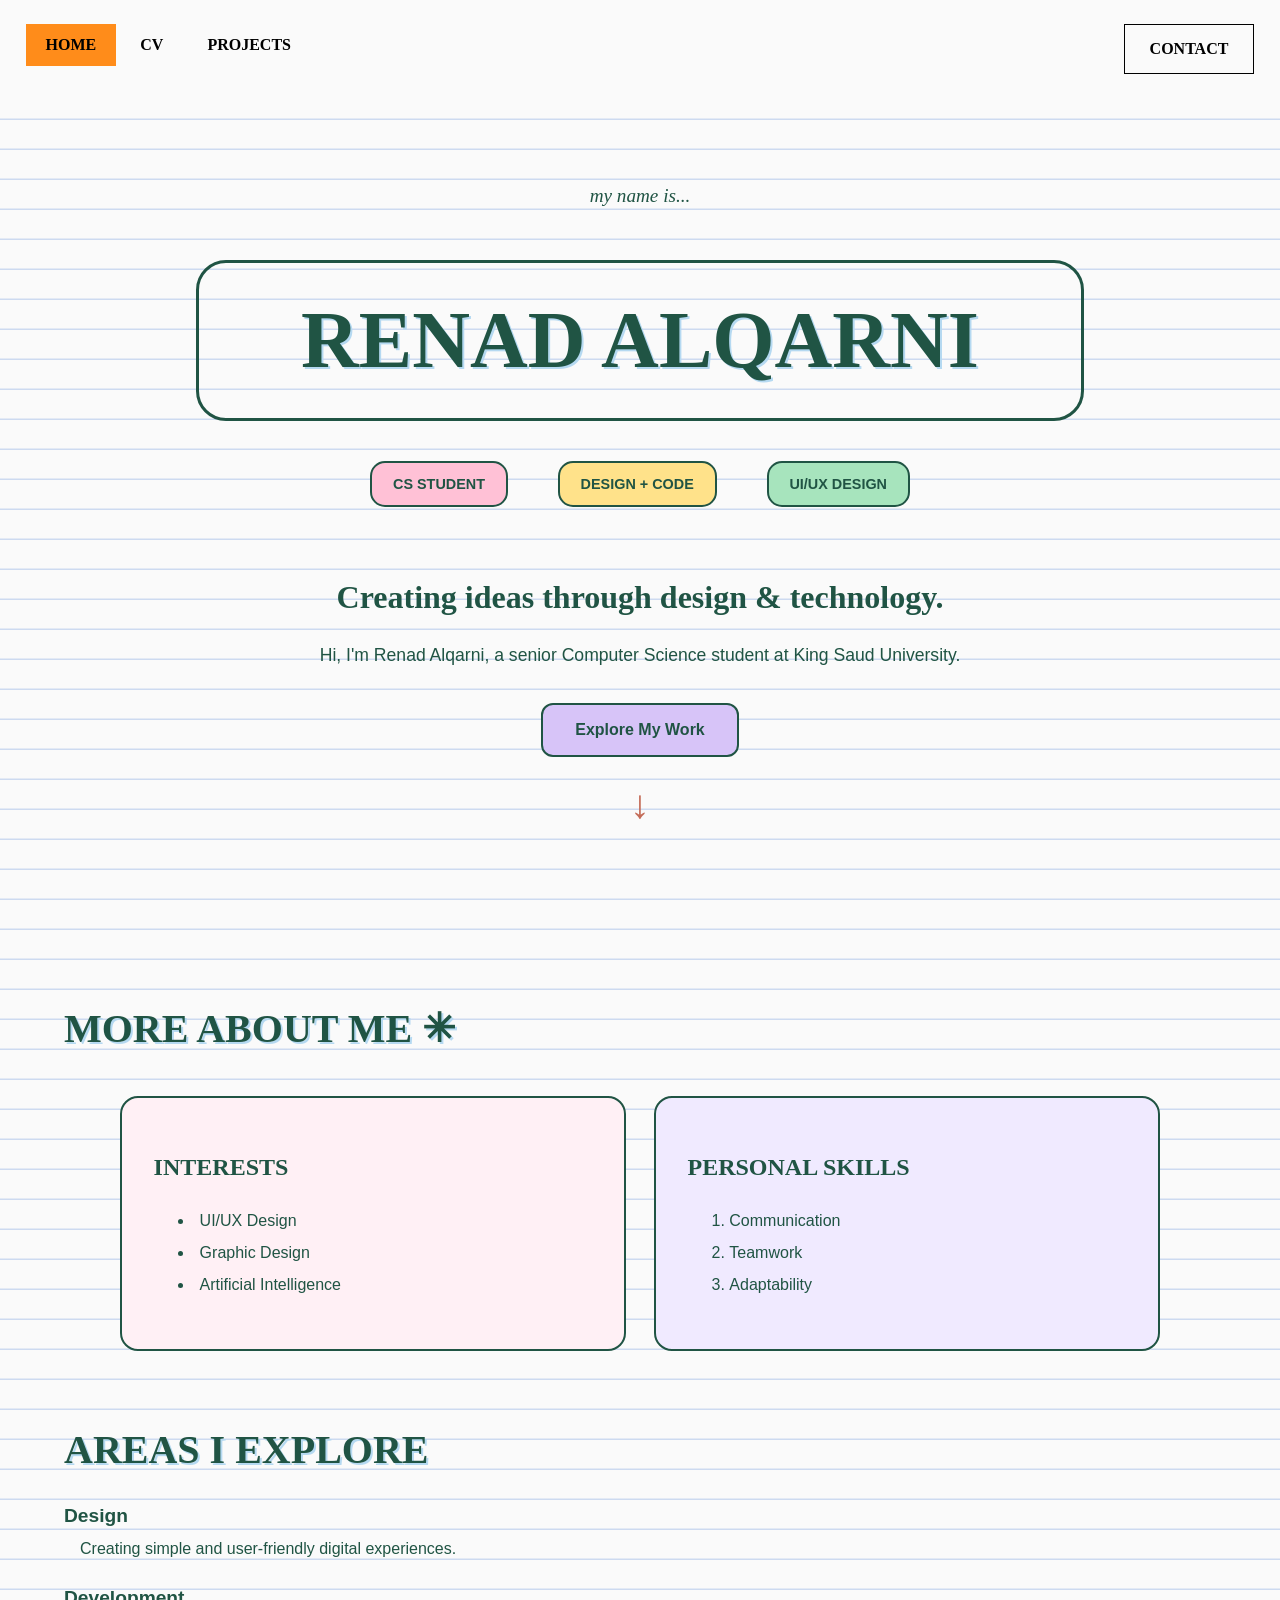
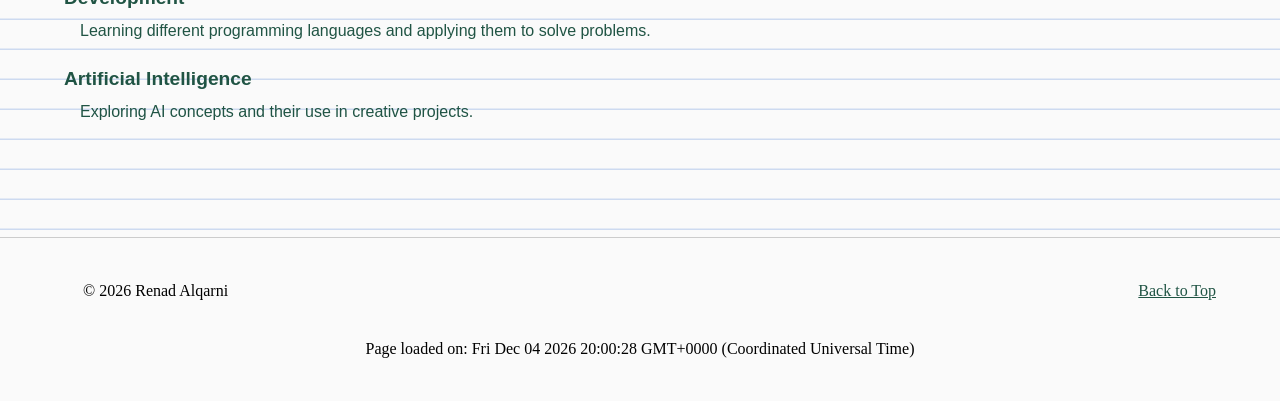
<file: index.html>
<!DOCTYPE html>
<html>
<head>
<title>Renad Alqarni | Portfolio</title>
<link rel="stylesheet" href="styles.css">
</head>

<body id="top">
    <header> 
        <nav class="navbar" role="navigation">
            <a href="index.html" class="active" >Home</a>
            <a href="cv.html">CV</a>
            <a href="projects.html">Projects</a>
            <a href="contact.html" class="contact-link" >Contact</a>
        </nav>
    </header>

    <main class="home-page"> 
    <section class="home-hero">

        <p class="hero-intro">my name is...</p>

        <div class="hero-name">
            <h1>RENAD ALQARNI</h1>
        </div>

        <div class="hero-stickers">
            <span class="home-sticker sticker-pink">
                CS STUDENT
            </span>

            <span class="home-sticker sticker-yellow">
                DESIGN + CODE
            </span>

            <span class="home-sticker sticker-green">
                UI/UX DESIGN
            </span>
        </div>

        <h2>Creating ideas through design & technology.</h2>

        <p class="hero-description">
            Hi, I'm Renad Alqarni, a senior Computer Science
            student at King Saud University.
        </p>

        <a href="projects.html" class="home-project-link">
            Explore My Work
        </a>
        <a href="#about" class="scroll-arrow" aria-label="Scroll down">
    ↓
        </a>

    </section>

    <section class="home-about" id="about">

        <h2>MORE ABOUT ME ✳</h2>

        <div class="home-columns">

            <section class="home-box">
                <h3>INTERESTS</h3>

                <ul>
                    <li>UI/UX Design</li>
                    <li>Graphic Design</li>
                    <li>Artificial Intelligence</li>
                </ul>
            </section>

 
            <section class="home-box">
                <h3>PERSONAL SKILLS</h3>

                <ol>
                    <li>Communication</li>
                    <li>Teamwork</li>
                    <li>Adaptability</li>
                </ol>
            </section>

        </div>

        <section class="home-explore">
            <h2>AREAS I EXPLORE</h2>

            <dl>
                <dt>Design</dt>
                <dd>
                    Creating simple and user-friendly
                    digital experiences.
                </dd>

                <dt>Development</dt>
                <dd>
                    Learning different programming languages
                    and applying them to solve problems.
                </dd>

                <dt>Artificial Intelligence</dt>
                <dd>
                    Exploring AI concepts and their use
                    in creative projects.
                </dd>
            </dl>
        </section>

    </section>
    </main>

   <footer class="site-footer" id="homeFooter">
        <p>&copy; 2026 Renad Alqarni</p>
        <a href="#top">Back to Top</a>
    </footer>

<script src="scripts.js"></script>
</body>
</html>
</file>
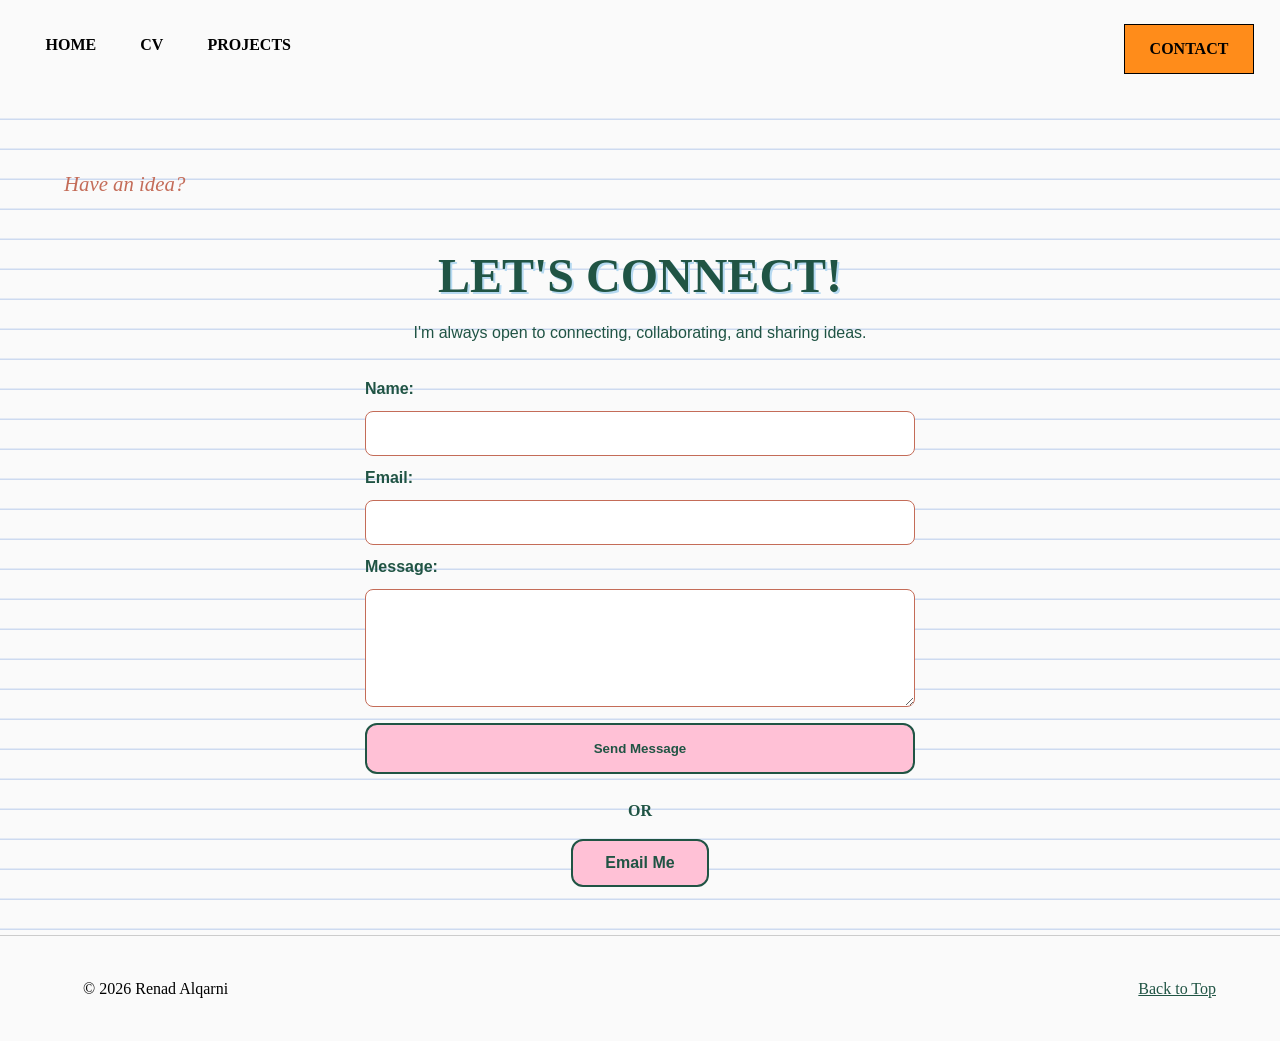
<file: contact.html>
<!DOCTYPE html>
<html>
<head>
<title>Renad Alqarni | Contact</title>
<link rel="stylesheet" href="styles.css">
</head>

<body id="top">
    <header>
        <nav class="navbar" role="navigation">
            <a href="index.html">Home</a>
            <a href="cv.html">CV</a>
            <a href="projects.html">Projects</a>
            <a href="contact.html" class="contact-link active" >Contact</a>
        </nav>
    </header>


<main class="contact-page">
    <p class="contact-subtitle">Have an idea?</p>

    <section class="contact-center">

        <h2>LET'S CONNECT!</h2>

        <p class="contact-description">
            I'm always open to connecting,
            collaborating, and sharing ideas.
        </p>

        <form id="contactForm" action="#" method="get" novalidate>

            <label for="name">Name:</label>
            <input type="text" id="name" name="name" required>

            <label for="email">Email:</label>
            <input type="email" id="email" name="email" required>

            <label for="message">Message:</label>
            <textarea id="message"
                      name="message"
                      rows="5"
                      required></textarea>

            <button type="submit">Send Message</button>

        </form>

        <p class="contact-or">OR</p>

        <a class="email-link"
           href="mailto:ralqarni12@hotmail.com">
            Email Me
        </a>

    </section>

</main>


    <footer class="site-footer">
        <p>&copy; 2026 Renad Alqarni</p>

        <a href="#top">Back to Top</a>
    </footer>

<script src="scripts.js"></script>
</body>
</html>
</file>
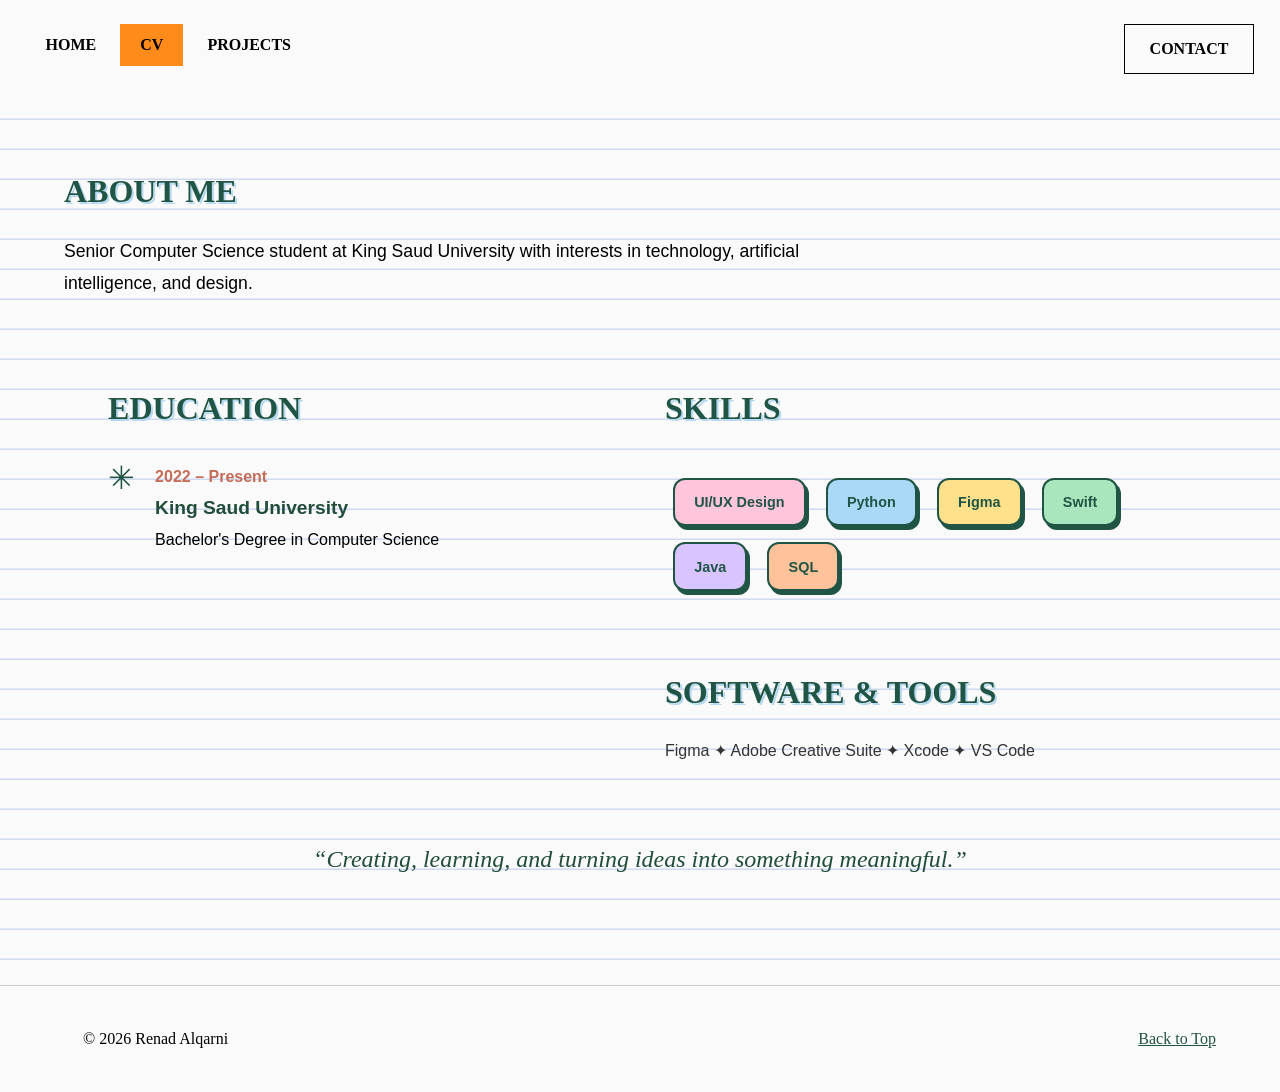
<file: cv.html>
<!DOCTYPE html>
<html>
<head>
<title>Renad Alqarni | CV</title>
<link rel="stylesheet" href="styles.css">
</head>

<body id="top">
    <header>
        <nav class="navbar" role="navigation">
            <a href="index.html">Home</a>
            <a href="cv.html" class="active">CV</a>
            <a href="projects.html">Projects</a>
            <a href="contact.html" class="contact-link">Contact</a>
        </nav>
    </header>

<main class="cv-page">
    <article>
        <section class="cv-summary">
            <h2>ABOUT ME</h2>
            <p>
                Senior Computer Science student at King Saud University
                with interests in technology, artificial intelligence,
                and design.
            </p>
        </section>


        <div class="cv-creative">


            <section class="cv-education">
                <h2>EDUCATION</h2>

                <div class="education-item">
                    <span class="education-star">✳</span>

                    <div>
                        <p class="education-date">2022 – Present</p>
                        <h3>King Saud University</h3>
                        <p>Bachelor's Degree in Computer Science</p>
                    </div>
                </div>

            </section>


            <section class="cv-skills">
                <h2>SKILLS</h2>

                <div class="sticker-board">
                    <span class="skill-sticker sticker-pink">UI/UX Design</span>
                    <span class="skill-sticker sticker-blue">Python</span>
                    <span class="skill-sticker sticker-yellow">Figma</span>
                    <span class="skill-sticker sticker-green">Swift</span>
                    <span class="skill-sticker sticker-purple">Java</span>
                    <span class="skill-sticker sticker-orange">SQL</span>
                </div>

                <h2>SOFTWARE & TOOLS</h2>
                <p>
                    Figma ✦ Adobe Creative Suite ✦ Xcode ✦ VS Code
                </p>
            </section>

        </div>

        <blockquote class="cv-quote" id="cvQuote">
            “Creating, learning, and turning ideas into something meaningful.”
        </blockquote>

    </article>
</main>


    <footer class="site-footer">
        <p>&copy; 2026 Renad Alqarni</p>
        <a href="#top">Back to Top</a>
    </footer>

<script src="scripts.js"></script>
</body>
</html>
</file>
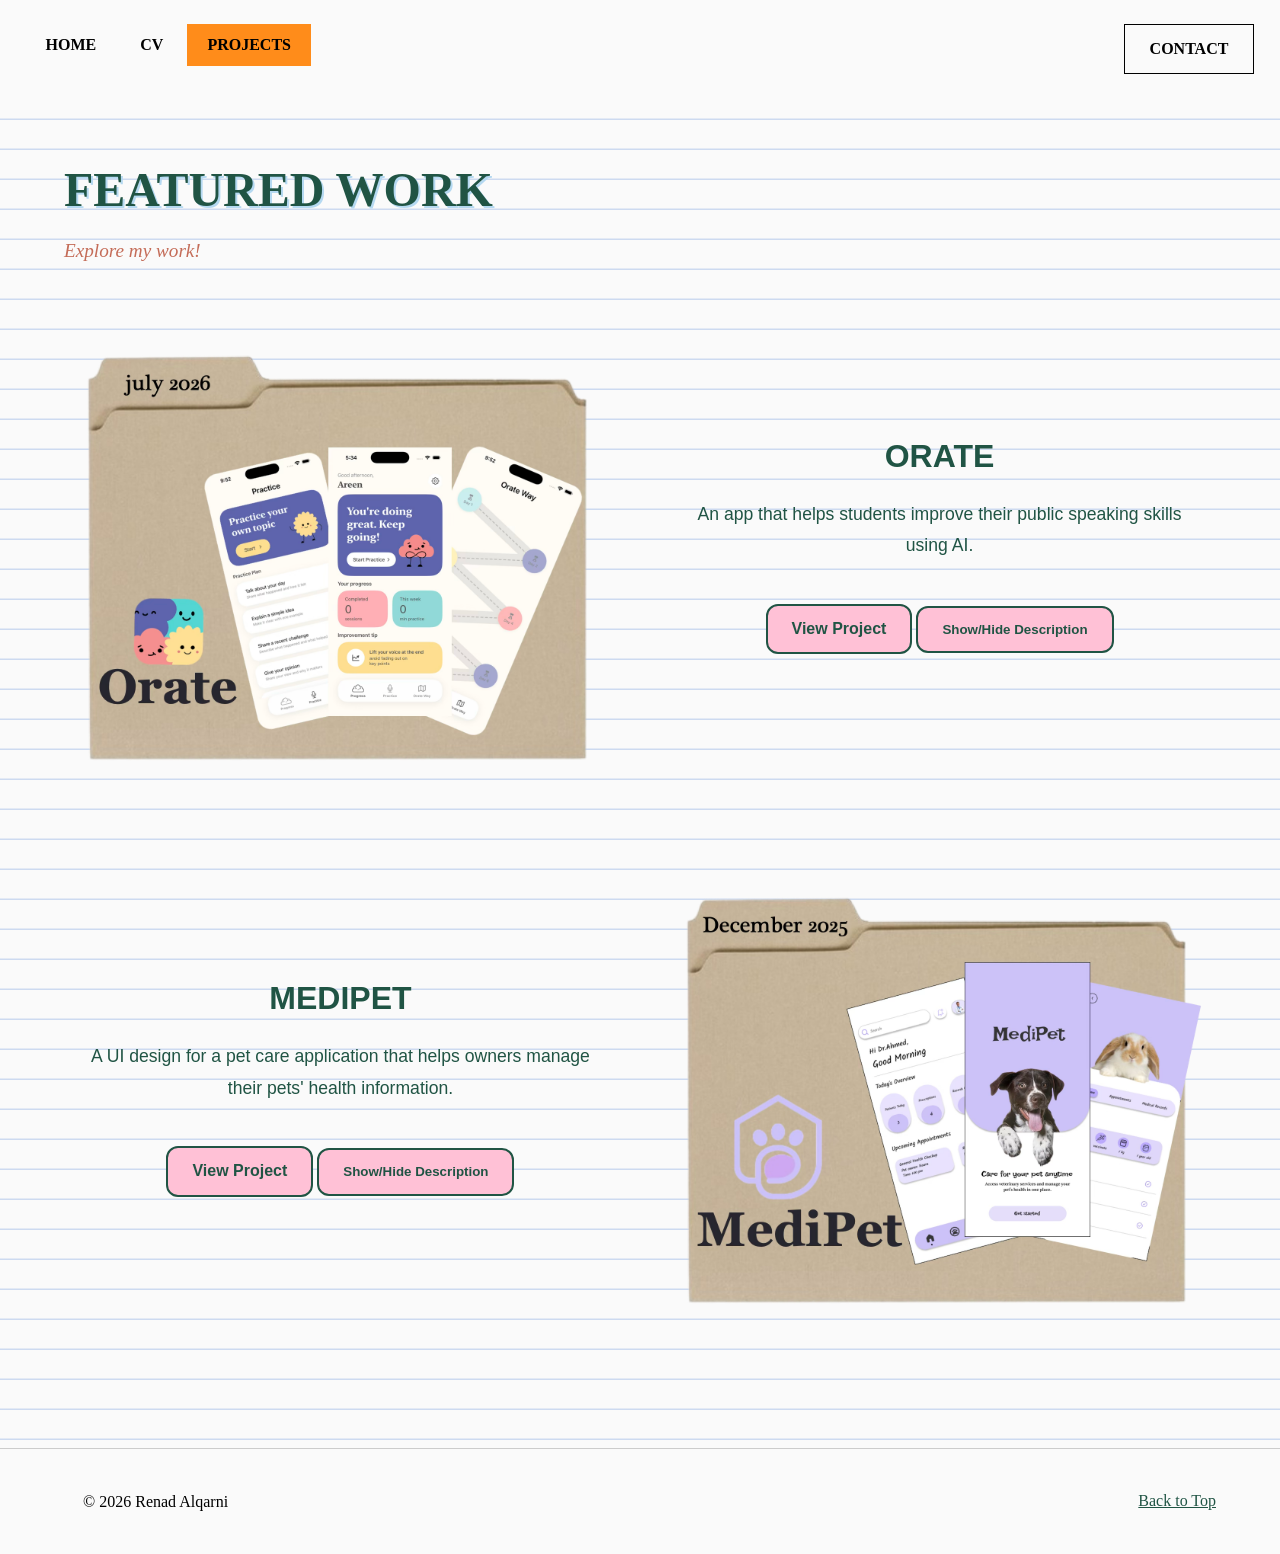
<file: projects.html>
<!DOCTYPE html>
<html>
<head>
<title>Renad Alqarni | Projects</title>
<link rel="stylesheet" href="styles.css">
</head>

<body id="top">
    <header>
        <nav class="navbar" role="navigation">
            <a href="index.html">Home</a>
            <a href="cv.html">CV</a>
            <a href="projects.html"class="active" >Projects</a>
            <a href="contact.html" class="contact-link" >Contact</a>
        </nav>
    </header>

    <main class="projects-page">
        <h1>FEATURED WORK</h1>
<p class="projects-subtitle">Explore my work!</p>

<article class="project-card">
    <img src="orate.png" alt="Orate App">

    <div class="project-info">
        <h2>Orate</h2>
        <p id="orateDescription">
            An app that helps students improve their
            public speaking skills using AI.
        </p>
        <a href="https://github.com/ralqarnii01/Orate"
           target="_blank">View Project</a>

            <button type="button" class="toggle-btn" onclick="toggleDescription('orateDescription')">
            Show/Hide Description
           </button>
    </div>
</article>

<article class="project-card reverse">
    <img src="medipet.png" alt="MediPet App">
    
        <div class="project-info">
        <h2>MediPet</h2>
        <p id="medipetDescription">
            A UI design for a pet care application
            that helps owners manage their pets'
            health information.
        </p>
        <a href="https://www.figma.com/design/1YP7v0DPZprluSdwUOmx2p/MediPet?node-id=0-1&t=WsgdEYbRwoo7TKqu-1"
           target="_blank">View Project</a>

           <button type="button" class="toggle-btn" onclick="toggleDescription('medipetDescription')">
            Show/Hide Description
            </button>

    </div>
</article>

    </main>

    <footer class="site-footer">
        <p>&copy; 2026 Renad Alqarni</p>
        <a href="#top">Back to Top</a>
    </footer>

<script src="scripts.js"></script>
</body>
</html>
</file>
<file: styles.css>
h1, h2 {
    font-family: Georgia, serif;
}

p {
    line-height: 1.6;
}

ul {
    list-style-type: disc;
    list-style-position: inside;
}

ol {
    list-style-type: decimal;
    list-style-position: inside;
}

dl {
    margin-bottom: 2rem;
}

a {
    color: #205444;
}

nav {
    background-color: #fafafa;
}

/* Navigation Bar */
.navbar {
    padding: 1.5rem 2%;
    background-color: #fafafa;
    overflow: auto;
}

.navbar a {
    display: inline-block;
    color: black;
    font-size: 16px;
    font-weight: bold;
    text-transform: uppercase;
    text-decoration: none;
    padding: 12px 20px;
}

.navbar a.active {
    background-color: #ff8c1a;
}

.navbar a:hover {
    background-color: #ff8c1a;
}

.navbar .contact-link {
    float: right;
    margin-left: 0;
    border: 1px solid black;
    padding: 15px 25px;
    text-decoration: none;
}

/* Background*/
body {
    margin: 0;
    background-color: #fafafa;
    background-image: repeating-linear-gradient(
        to bottom,
        transparent 0,
        transparent 28px,
        #cddaf0 29px,
        #cddaf0 30px
    );
}

header {
    position: sticky;
    top: 0;
    z-index: 1000;
    background-color: #fafafa;
}

/* footer */
.site-footer {
    padding: 1.5rem 5%;
    margin-top: 3rem;
    background-color: #fafafa;
    border-top: 1px solid #cccccc;
    text-align: right;
}

.site-footer p {
    display: inline-block;
    width: 49%;
    text-align: left;
    vertical-align: middle;
}

.site-footer a {
    display: inline-block;
    width: 49%;
    text-align: right;
    vertical-align: middle;
    box-sizing: border-box;
}

.site-footer a:hover {
    color: #ff8c1a;
    text-decoration: underline;
}

html, body {
    min-height: 100%;
}

body {
    min-height: 100vh;
}

.site-footer {
    margin-top: 3rem;
}

.site-footer {
    margin-top: auto;
}



/* home page */

#about {
    padding-top: 3rem;
}

.home-page {
    width: 90%;
    max-width: 1200px;
    margin: 0 auto;
}

.home-hero {
    text-align: center;
    padding: 4rem 0 6rem;
}

.hero-intro {
    font-family: Georgia, serif;
    font-size: 1.2rem;
    font-style: italic;
    color: #205444;
    margin-bottom: 3rem;
}


.hero-name {
    border: 3px solid #205444;
    border-radius: 30px;
    padding: 2rem 1rem;
    max-width: 850px;
    margin: 0 auto 2rem;
}

.hero-name h1 {
    font-family: Georgia, serif;
    font-size: clamp(3rem, 7vw, 5rem);
    font-weight: bold;
    color: #205444;
    text-transform: uppercase;
    margin: 0;
    text-shadow: 2px 2px #b5d9f1;
}


.hero-stickers {
    text-align: center;
    margin: 2rem 0 4rem;
}

.home-sticker {
    display: inline-block;
    padding: 0.8rem 1.3rem;
    margin: 0.5rem 2%;
    border: 2px solid #205444;
    border-radius: 15px;
    font-family: Arial, sans-serif;
    font-size: 0.9rem;
    font-weight: bold;
    color: #205444;
}

.home-sticker.sticker-pink {
    background-color: #ffc1d6;
}

.home-sticker.sticker-yellow {
    background-color: #ffe28a;
}

.home-sticker.sticker-green {
    background-color: #a7e4bd;
}


.home-hero h2 {
    font-family: Georgia, serif;
    font-size: 2rem;
    color: #205444;
    margin-bottom: 1.5rem;
}

.hero-description {
    font-family: Arial, sans-serif;
    font-size: 1.1rem;
    line-height: 1.8;
    color: #205444;
    margin-bottom: 2rem;
}


.home-project-link {
    display: inline-block;
    padding: 1rem 2rem;
    background-color: #d7c4f8;
    color: #205444;
    border: 2px solid #205444;
    border-radius: 12px;
    text-decoration: none;
    font-family: Arial, sans-serif;
    font-weight: bold;
}


.home-about {
    padding: 3rem 0 5rem;
}

.home-about h2 {
    font-family: Georgia, serif;
    font-size: 2.5rem;
    color: #205444;
    text-shadow: 2px 2px #b5d9f1;
    margin-bottom: 2rem;
}


.home-columns {
    text-align: center;
    margin-bottom: 4rem;
}

.home-box {
    display: inline-block;
    width: 44%;
    padding: 2rem;
    margin: 1%;
    vertical-align: top;
    text-align: left;
    box-sizing: border-box;
    border: 2px solid #205444;
    border-radius: 18px;
}

.home-box:first-child {
    background-color: #fff0f5;
}

.home-box:last-child {
    background-color: #f0eaff;
}

.home-box h3 {
    font-family: Georgia, serif;
    font-size: 1.5rem;
    color: #205444;
    margin-bottom: 1.5rem;
}

.home-box ul,
.home-box ol {
    padding-left: 1.5rem;
    line-height: 2;
    font-family: Arial, sans-serif;
    color: #205444;
}

.home-box ul {
    list-style-type: disc;
    list-style-position: inside;
}

.home-box ol {
    list-style-type: decimal;
    list-style-position: inside;
}

.home-explore {
    margin-top: 3rem;
}

.home-explore dl {
    font-family: Arial, sans-serif;
    color: #205444;
}

.home-explore dt {
    font-size: 1.2rem;
    font-weight: bold;
    margin-top: 1.5rem;
}

.home-explore dd {
    margin: 0.5rem 0 1.5rem 1rem;
    line-height: 1.7;
}

.scroll-arrow {
    display: block;
    width: fit-content;
    margin: 1.5rem auto 0;
    font-family: Georgia, serif;
    font-size: 2.5rem;
    font-weight: normal;
    color: #c46c58;
    text-decoration: none;
    background: none;
    border: none;
}

#homeFooter > p:last-child {
    text-align: center;
    width: 100%;
}
@media (max-width: 768px) {
    .hero-name h1 {
        font-size: 2.5rem;
    }

    .home-box {
    display: block;
    width: 100%;
    margin: 1rem 0;
    }

    .hero-stickers {
    text-align: center;
     }

    .home-hero {
        padding: 3rem 0;
    }
}


/* project page */

.projects-page {
    padding: 2rem 5%;
}

.projects-page h1 {
    font-family: Georgia, serif;
    font-size: 3rem;
    color: #205444;
    text-align: left;
    text-transform: uppercase;
    text-shadow: 2px 2px #b5d9f1;
    margin-bottom: 1rem;
}

.projects-subtitle {
    text-align: left;
    font-size: 1.2rem;
    font-style: italic;
    color: #c46c58;
    margin-bottom: 4rem;
}

.project-card {
    margin-bottom: 6rem;
    overflow: auto;
}

.project-card img {
    float: left;
    width: 48%;
    height: auto;
    border: none;
    border-radius: 18px;
}

.project-info {
    float: right;
    width: 44%;
    margin: 5rem 2% 0 0;
    text-align: center;
    font-size: 1rem;
}

.project-card.reverse img {
    float: right;
}

.project-card.reverse .project-info {
    float: left;
    margin: 5rem 0 0 2%;
    text-align: center;
}

.project-info h2 {
    font-family: Arial, sans-serif;
    font-size: 2rem;
    color: #205444;
    text-transform: uppercase;
    margin-bottom: 1.5rem;
}

.project-info p {
    font-family: Arial, sans-serif;
    font-size: 1.1rem;
    line-height: 1.8;
    color: #205444;
}

.project-info a {
    display: inline-block;
    padding: 0.9rem 1.5rem;
    margin-top: 1.5rem;
    background-color: #ffc1d6;
    color: #205444;
    border: 2px solid #205444;
    border-radius: 12px;
    text-decoration: none;
    font-family: Arial, sans-serif;
    font-weight: bold;
}


@media (max-width: 768px) {
.project-card img,
.project-card.reverse img {
    float: none;
    display: block;
    width: 100%;
}

.project-info,
.project-card.reverse .project-info {
    float: none;
    display: block;
    width: 100%;
    margin: 2rem 0;
}
}

.toggle-btn {
    display: inline-block;
    padding: 0.9rem 1.5rem;
    margin-top: 1.5rem;
    background-color: #ffc1d6;
    color: #205444;
    border: 2px solid #205444;
    border-radius: 12px;
    text-decoration: none;
    font-family: Arial, sans-serif;
    font-weight: bold;
}



/* CV page */

.cv-page {
    width: 90%;
    max-width: 1200px;
    margin: 0 auto;
    padding: 3rem 0;
}

.cv-page h1 {
    font-family: "Courier New", monospace;
    font-size: clamp(3rem, 7vw, 6rem);
    text-transform: uppercase;
    color: #214d3a;
    margin-bottom: 2rem;
}

.cv-summary {
    margin-bottom: 4rem;
    padding: 0;
    background: transparent;
}

.cv-page h2 {
    font-family: Georgia, serif;
    font-size: 2rem;
    font-weight: bold;
    text-transform: uppercase;
    color: #205444;
    text-shadow: 2px 2px #b5d9f1;
}

.cv-summary p {
    font-family: Arial, sans-serif;
    font-size: 1.1rem;
    line-height: 1.8;
    max-width: 750px;
}

.cv-creative {
    margin: 3rem 0;
    padding: 0;
    background: transparent;
    border: none;
    text-align: center;
}

.cv-education,
.cv-skills {
    display: inline-block;
    width: 44%;
    margin: 0 2%;
    vertical-align: top;
    text-align: left;
    box-sizing: border-box;
}

.education-item {
    margin-top: 2rem;
}

.education-star {
    display: inline-block;
    font-size: 2rem;
    color: #205444;
    vertical-align: top;
    margin-right: 1rem;
}

.education-item > div {
    display: inline-block;
    width: 75%;
    vertical-align: top;
}

.education-date {
    color: #c46c58;
    font-weight: bold;
}

.education-item h3 {
    font-family: Arial, sans-serif;
    font-size: 1.2rem;
    color: #214d3a;
    margin: 0.5rem 0;
}

.education-item p {
    font-family: Arial, sans-serif;
    font-size: 1rem;
    line-height: 1.6;
    margin: 0.3rem 0;
}

.sticker-board {
    padding: 1rem 0 3rem;
}

.skill-sticker {
    display: inline-block;
    padding: 0.9rem 1.2rem;
    margin: 0.5rem;
    border: 2px solid #205444;
    border-radius: 12px;
    font-family: Arial, sans-serif;
    font-size: 0.9rem;
    font-weight: bold;
    color: #205444;
    box-shadow: 3px 4px 0 #205444;
}

.sticker-pink {
    background-color: #ffc5dd;
}

.sticker-blue {
    background-color: #a9d9f7;
}

.sticker-yellow {
    background-color: #ffe18b;
}

.sticker-green {
    background-color: #a9e6bd;
}

.sticker-purple {
    background-color: #d8c4ff;
}

.sticker-orange {
    background-color: #ffc29b;
}


.cv-skills > p {
    font-family: Arial, sans-serif;
    font-size: 1rem;
    line-height: 1.8;
    color: #333333;
}

.cv-quote {
    font-family: Georgia, serif;
    font-size: 1.5rem;
    font-style: italic;
    text-align: center;
    color: #214d3a;
    margin: 4rem 0;
}


@media (max-width: 768px) {
    .cv-education,
    .cv-skills {
        display: block;
        width: 100%;
        margin: 0 0 3rem;
    }

    .cv-page {
        width: 90%;
        padding: 2rem 0;
    }

    .cv-page .cv-work-title {
        margin-top: 3rem;
    }

    .skill-sticker {
        margin: 0.5rem;
    }
}



/* contact page */

.contact-page {
    width: 90%;
    max-width: 1200px;
    margin: 0 auto;
    padding: 3rem 0;
}

.contact-subtitle {
    font-family: Georgia, serif;
    font-size: 1.3rem;
    font-style: italic;
    color: #c46c58;
    margin-bottom: 3rem;
}

.contact-center {
    max-width: 550px;
    margin: 0 auto;
    text-align: center;
}

.contact-center h2 {
    font-family: Georgia, serif;
    font-size: 3rem;
    color: #205444;
    text-shadow: 2px 2px #b5d9f1;
    margin-bottom: 1rem;
}

.contact-description {
    font-family: Arial, sans-serif;
    font-size: 1rem;
    line-height: 1.8;
    color: #205444;
    margin-bottom: 2rem;
}

.contact-center form {
    display: block;
    text-align: left;
}

.contact-center label {
    display: block;
    font-family: Arial, sans-serif;
    font-weight: bold;
    color: #205444;
    margin-bottom: 0.8rem;
}

.contact-center input,
.contact-center textarea {
    display: block;
    width: 100%;
    box-sizing: border-box;
    padding: 0.8rem;
    margin-bottom: 0.8rem;
    border: 1px solid #c46c58;
    border-radius: 8px;
    background-color: white;
    font-family: Arial, sans-serif;
    font-size: 1rem;
}

.contact-center button {
    display: block;
    width: 100%;
    background-color: #ffc1d6;
    color: #205444;
    border: 2px solid #205444;
    border-radius: 12px;
    padding: 1rem;
    font-family: Arial, sans-serif;
    font-weight: bold;
    margin-top: 1rem;
    cursor: pointer;
}

.contact-or {
    font-family: Georgia, serif;
    font-size: 1rem;
    font-weight: bold;
    color: #205444;
    margin: 1.5rem 0 1rem;
}

.contact-center .email-link {
    display: inline-block;
    background-color: #ffc1d6;
    color: #205444;
    border: 2px solid #205444;
    border-radius: 12px;
    padding: 0.8rem 2rem;
    text-decoration: none;
    font-family: Arial, sans-serif;
    font-weight: bold;
}
</file>
